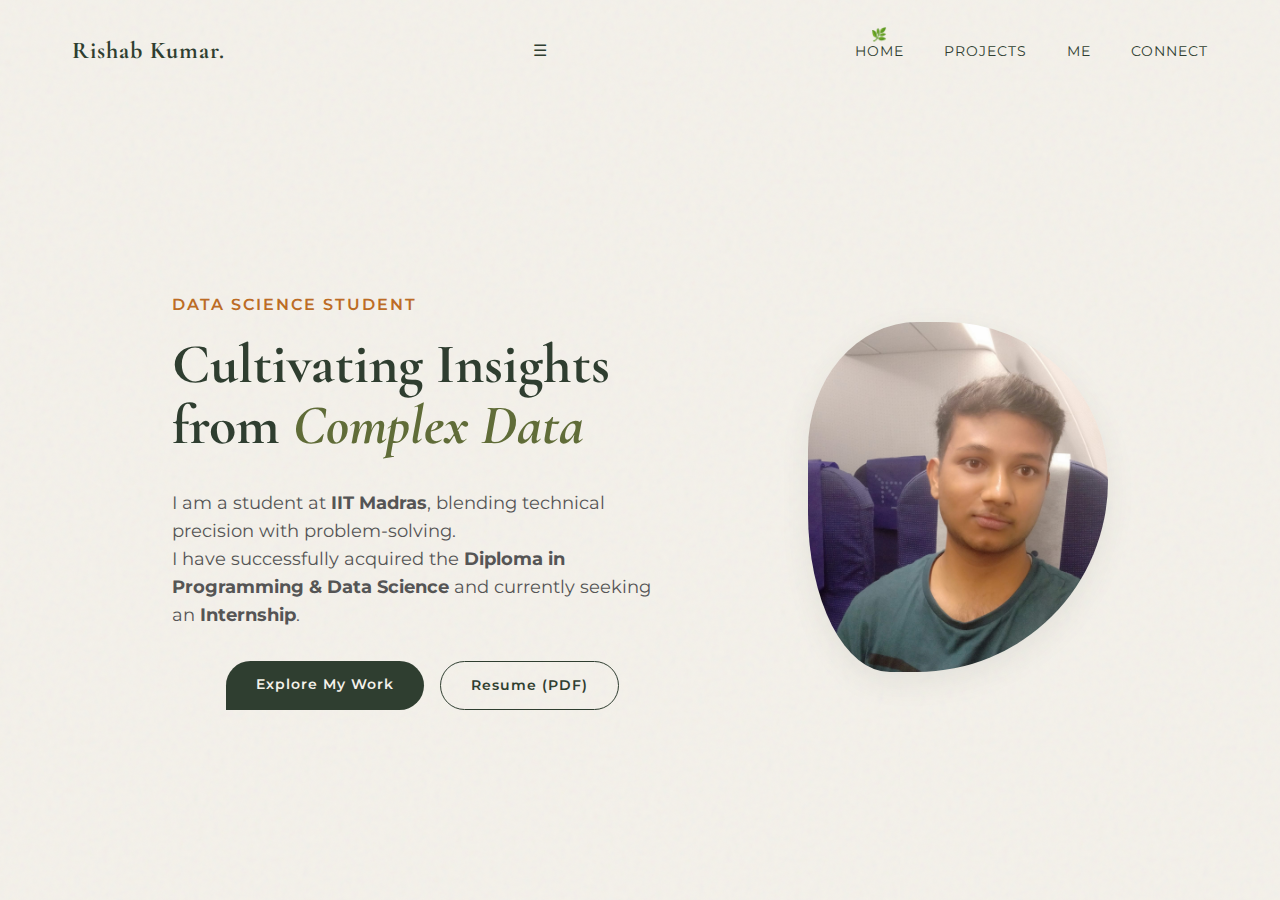
<file: index.html>
<!DOCTYPE html>
<html lang="en">
<head>
    <meta charset="UTF-8">
    <meta name="viewport" content="width=device-width, initial-scale=1.0">
    <title>Rishab Kumar | Data Science Student</title>
    <link rel="stylesheet" href="style.css">
</head>
<body>

    <nav>
        <div class="logo">Rishab Kumar.</div>
        <div class="hamburger" onclick="toggleMenu()">☰</div>
        <div class="nav-links">
            <a href="index.html" class="nav-link active">Home</a>
            <a href="projects.html" class="nav-link">Projects</a>
            <a href="about.html" class="nav-link">Me</a>
            <a href="contact.html" class="nav-link">Connect</a>
        </div>
    </nav>

    <div class="container hero-layout hidden" style="display: flex; align-items: center; justify-content: space-between; min-height: 70vh;">
        
        <div style="max-width: 500px;">
            <p style="color: var(--clay-accent); font-weight: 600; letter-spacing: 2px; text-transform: uppercase; margin-bottom: 1rem;">Data Science Student</p>
            <h1>Cultivating Insights <br>from <span class="highlight">Complex Data</span></h1>
            
            <p style="margin: 2rem 0; font-size: 1.1rem; color: #555;">
                I am a student at <strong>IIT Madras</strong>, blending technical precision with problem-solving.
                <br>
                I have successfully acquired the <strong>Diploma in Programming & Data Science</strong> and currently seeking an <strong>Internship</strong>.
            </p>

            <div style="display: flex; gap: 1rem; flex-wrap: wrap; justify-content: center;">
                <a href="projects.html" class="btn btn-primary">Explore My Work</a>
                <a href="Rishab resume.pdf" target="_blank" class="btn btn-outline">Resume (PDF)</a>
            </div>
        </div>

        <div style="position: relative;">
            <img src="profile.jpeg" alt="Rishab" class="organic-img" onerror="this.src='https://images.unsplash.com/photo-1500462918059-b1a0cb512f1d?auto=format&fit=crop&w=600&q=80'">
        </div>

    </div>

    <script>
        function toggleMenu() {
            const navLinks = document.querySelector('.nav-links');
            const hamburger = document.querySelector('.hamburger');
            navLinks.classList.toggle('active');
            hamburger.innerHTML = navLinks.classList.contains('active') ? '✕' : '☰';
        }

        const observer = new IntersectionObserver((entries) => {
            entries.forEach((entry) => {
                if (entry.isIntersecting) {
                    entry.target.classList.add('show');
                }
            });
        });

        const hiddenElements = document.querySelectorAll('.hidden');
        hiddenElements.forEach((el) => observer.observe(el));
    </script>

</body>

</html>
</file>
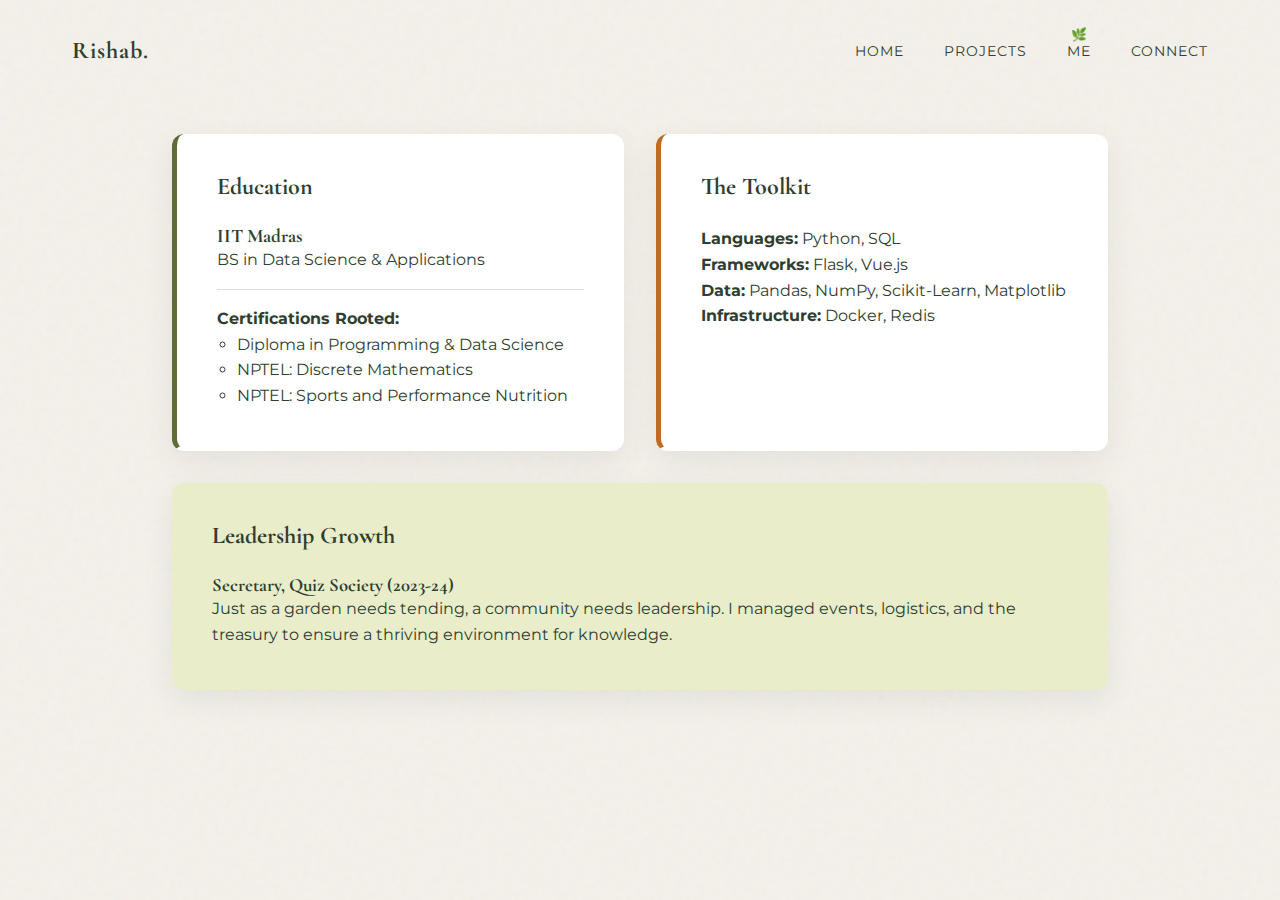
<file: about.html>
<!DOCTYPE html>
<html lang="en">
<head>
    <meta charset="UTF-8">
    <meta name="viewport" content="width=device-width, initial-scale=1.0">
    <title>About | Rishab</title>
    <link rel="stylesheet" href="style.css">
</head>
<body>

    <nav>
        <div class="logo"><a href="index.html">Rishab.</a></div>
        <div class="nav-links">
            <a href="index.html" class="nav-link">Home</a>
            <a href="projects.html" class="nav-link">Projects</a>
            <a href="about.html" class="nav-link active">Me</a>
            <a href="contact.html" class="nav-link">Connect</a>
        </div>
    </nav>

    <div class="container">
        
        <div class="grid">
            
            <div class="card" style="border-left: 5px solid var(--leaf-green);">
                <h2>Education</h2>
                <br>
                <h3 style="font-size: 1.2rem;">IIT Madras</h3>
                <p>BS in Data Science & Applications</p>
                
                <hr style="border: 0; border-top: 1px solid #ddd; margin: 1rem 0;">
                
                <p><strong>Certifications Rooted:</strong></p>
                <ul style="list-style-type: circle; padding-left: 20px;">
                    <li>Diploma in Programming & Data Science</li>
                    <li>NPTEL: Discrete Mathematics</li>
                    <li>NPTEL: Sports and Performance Nutrition</li>
                </ul>
            </div>

            <div class="card" style="border-left: 5px solid var(--clay-accent);">
                <h2>The Toolkit</h2>
                <br>
                <p><strong>Languages:</strong> Python, SQL</p>
                <p><strong>Frameworks:</strong> Flask, Vue.js</p>
                <p><strong>Data:</strong> Pandas, NumPy, Scikit-Learn, Matplotlib</p>
                <p><strong>Infrastructure:</strong> Docker, Redis</p>
            </div>

            <div class="card" style="grid-column: 1 / -1; background-color: #e9edc9;">
                <h2>Leadership Growth</h2>
                <br>
                <h3>Secretary, Quiz Society (2023-24)</h3>
                <p>Just as a garden needs tending, a community needs leadership. I managed events, logistics, and the treasury to ensure a thriving environment for knowledge.</p>
            </div>

        </div>
    </div>

</body>
</html>
</file>
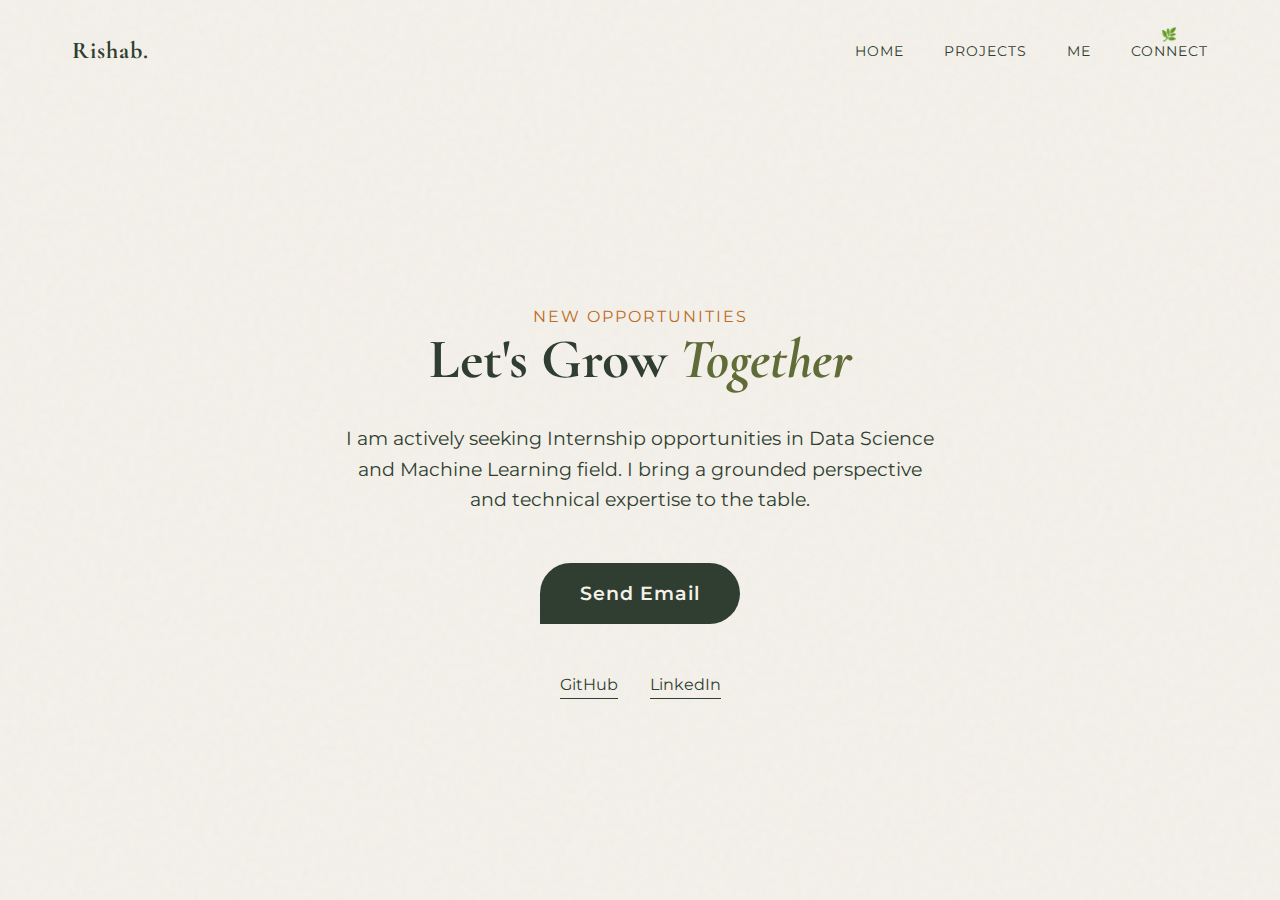
<file: contact.html>
<!DOCTYPE html>
<html lang="en">
<head>
    <meta charset="UTF-8">
    <meta name="viewport" content="width=device-width, initial-scale=1.0">
    <title>Contact | Rishab</title>
    <link rel="stylesheet" href="style.css">
</head>
<body>

    <nav>
        <div class="logo"><a href="index.html">Rishab.</a></div>
        <div class="nav-links">
            <a href="index.html" class="nav-link">Home</a>
            <a href="projects.html" class="nav-link">Projects</a>
            <a href="about.html" class="nav-link">Me</a>
            <a href="contact.html" class="nav-link active">Connect</a>
        </div>
    </nav>

    <div class="container" style="display: flex; align-items: center; justify-content: center; min-height: 60vh;">
        
        <div style="text-align: center; max-width: 600px;">
            <p style="text-transform: uppercase; letter-spacing: 2px; color: var(--clay-accent);">New Opportunities</p>
            <h1 style="margin-bottom: 2rem;">Let's Grow <span class="highlight">Together</span></h1>
            
            <p style="font-size: 1.2rem; margin-bottom: 3rem;">
                I am actively seeking Internship opportunities in Data Science and Machine Learning field. I bring a grounded perspective and technical expertise to the table.
            </p>
            
            <a href="mailto:kumarrishab205@gmail.com" class="btn btn-primary" style="font-size: 1.2rem; padding: 15px 40px;">Send Email</a>
            
            <div style="margin-top: 3rem; display: flex; gap: 2rem; justify-content: center;">
                <a href="https://github.com/RishabKrPandey" target="_blank" style="border-bottom: 1px solid var(--text-forest);">GitHub</a>
                <a href="https://linkedin.com/in/rishab-kumar-a242b0249" target="_blank" style="border-bottom: 1px solid var(--text-forest);">LinkedIn</a>
            </div>
        </div>

    </div>

</body>
</html>
</file>
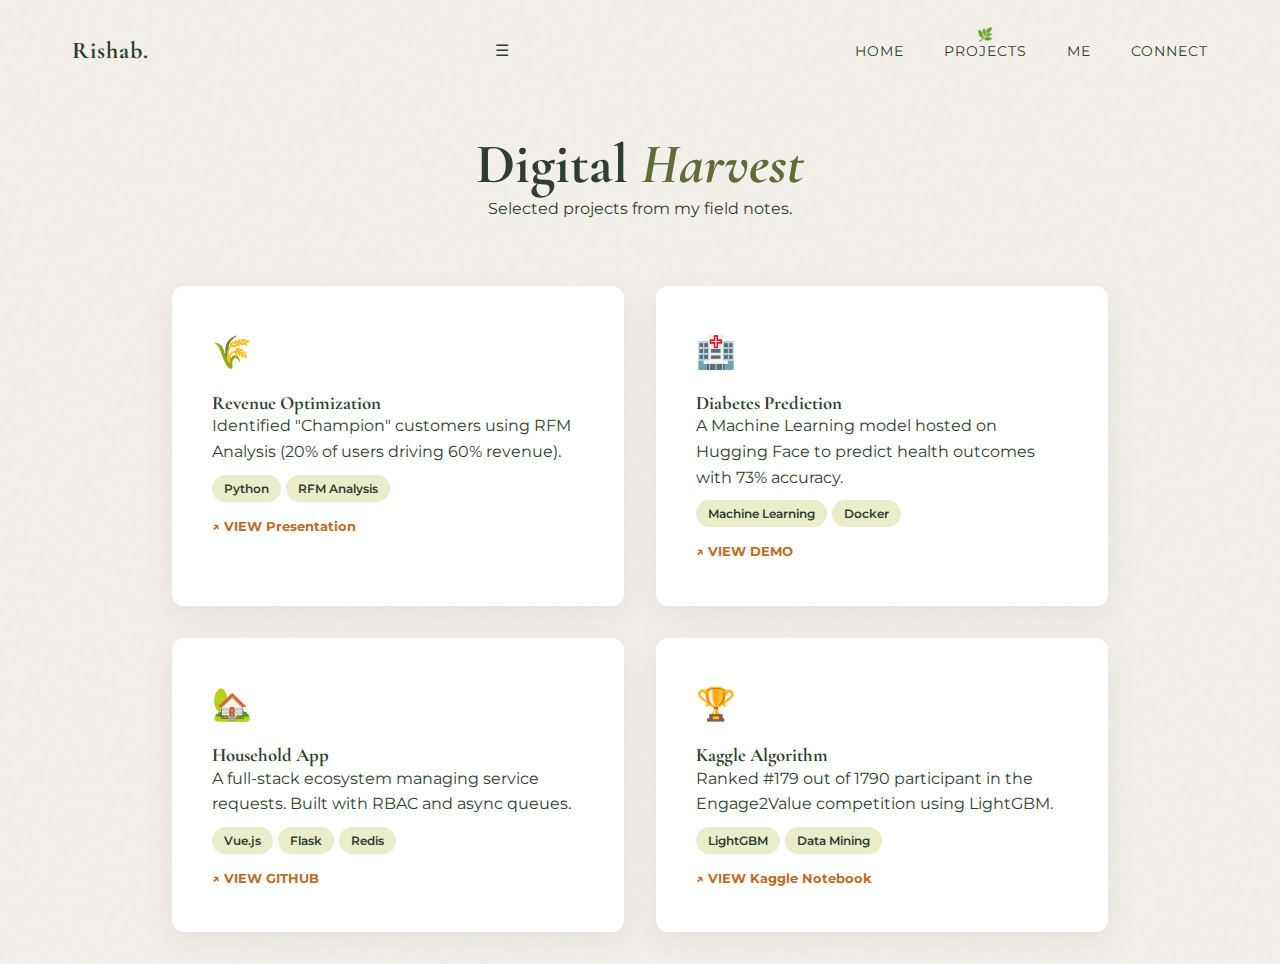
<file: projects.html>
<!DOCTYPE html>
<html lang="en">
<head>
    <meta charset="UTF-8">
    <meta name="viewport" content="width=device-width, initial-scale=1.0">
    <title>Projects | Rishab</title>
    <link rel="stylesheet" href="style.css">
</head>
<body>

    <nav>
        <div class="logo"><a href="index.html">Rishab.</a></div>
        <div class="hamburger" onclick="toggleMenu()">☰</div>
        <div class="nav-links">
            <a href="index.html" class="nav-link">Home</a>
            <a href="projects.html" class="nav-link active">Projects</a>
            <a href="about.html" class="nav-link">Me</a>
            <a href="contact.html" class="nav-link">Connect</a>
        </div>
    </nav>

    <div class="container">
        <div class="hidden" style="text-align: center; margin-bottom: 4rem;">
            <h1>Digital <span class="highlight">Harvest</span></h1>
            <p>Selected projects from my field notes.</p>
        </div>

        <div class="grid">
            
            <a href="https://www.canva.com/design/DAGtaLOyh6A/Syzoodn4A7LplR0zJM5JcQ/edit?utm_content=DAGtaLOyh6A&utm_campaign=designshare&utm_medium=link2&utm_source=sharebutton" target="_blank" class="card hidden" style="display: block; text-decoration: none; color: inherit;">
                <span style="font-size: 2rem;">🌾</span>
                <h3 style="margin-top: 1rem;">Revenue Optimization</h3>
                <p>Identified "Champion" customers using RFM Analysis (20% of users driving 60% revenue).</p>
                <div class="tags"><span class="tag">Python</span><span class="tag">RFM Analysis</span></div>
                <div style="margin-top: 15px; font-size: 0.8rem; color: var(--clay-accent); font-weight: bold;">↗ VIEW Presentation</div>
            </a>

            <a href="https://huggingface.co/spaces/Rishabkr/Diabetes_Prediction" target="_blank" class="card hidden" style="display: block; text-decoration: none; color: inherit;">
                <span style="font-size: 2rem;">🏥</span>
                <h3 style="margin-top: 1rem;">Diabetes Prediction</h3>
                <p>A Machine Learning model hosted on Hugging Face to predict health outcomes with 73% accuracy.</p>
                <div class="tags"><span class="tag">Machine Learning</span><span class="tag">Docker</span></div>
                <div style="margin-top: 15px; font-size: 0.8rem; color: var(--clay-accent); font-weight: bold;">↗ VIEW DEMO</div>
            </a>

            <a href="https://github.com/RishabKrPandey/Household-Services-App" target="_blank" class="card hidden" style="display: block; text-decoration: none; color: inherit;">
                <span style="font-size: 2rem;">🏡</span>
                <h3 style="margin-top: 1rem;">Household App</h3>
                <p>A full-stack ecosystem managing service requests. Built with RBAC and async queues.</p>
                <div class="tags"><span class="tag">Vue.js</span><span class="tag">Flask</span><span class="tag">Redis</span></div>
                <div style="margin-top: 15px; font-size: 0.8rem; color: var(--clay-accent); font-weight: bold;">↗ VIEW GITHUB</div>
            </a>

            <a href="https://www.kaggle.com/code/rishabkumar27/21f2000820-notebook-t22025" target="_blank" class="card hidden" style="display: block; text-decoration: none; color: inherit;">
                <span style="font-size: 2rem;">🏆</span>
                <h3 style="margin-top: 1rem;">Kaggle Algorithm</h3>
                <p>Ranked #179 out of 1790 participant in the Engage2Value competition using LightGBM.</p>
                <div class="tags"><span class="tag">LightGBM</span><span class="tag">Data Mining</span></div>
                <div style="margin-top: 15px; font-size: 0.8rem; color: var(--clay-accent); font-weight: bold;">↗ VIEW Kaggle Notebook</div>
            </a>

        </div>
    </div>

    <script>
        function toggleMenu() {
            const navLinks = document.querySelector('.nav-links');
            const hamburger = document.querySelector('.hamburger');
            navLinks.classList.toggle('active');
            hamburger.innerHTML = navLinks.classList.contains('active') ? '✕' : '☰';
        }

        const observer = new IntersectionObserver((entries) => {
            entries.forEach((entry) => {
                if (entry.isIntersecting) {
                    entry.target.classList.add('show');
                }
            });
        });

        const hiddenElements = document.querySelectorAll('.hidden');
        hiddenElements.forEach((el) => observer.observe(el));
    </script>

</body>

</html>
</file>
<file: style.css>
@import url('https://fonts.googleapis.com/css2?family=Cormorant+Garamond:ital,wght@0,400;0,700;1,400&family=Montserrat:wght@300;400;600&display=swap');

:root {
    --bg-earth: #f4f1ea;     /* Warm Paper/Sand */
    --text-forest: #2f3e30;  /* Dark Green text */
    --leaf-green: #606c38;   /* Sage/Olive */
    --clay-accent: #bc6c25;  /* Terracotta */
    --card-white: #ffffff;
    --soft-shadow: 0 10px 30px rgba(47, 62, 48, 0.08);
}

* { box-sizing: border-box; margin: 0; padding: 0; }

body {
    background-color: var(--bg-earth);
    color: var(--text-forest);
    font-family: 'Montserrat', sans-serif; /* Clean body text */
    line-height: 1.6;
    overflow-x: hidden;
    min-height: 100vh;
    display: flex; flex-direction: column;
    
    /* Subtle Grain Texture Overlay */
    background-image: url("data:image/svg+xml,%3Csvg viewBox='0 0 200 200' xmlns='http://www.w3.org/2000/svg'%3E%3Cfilter id='noiseFilter'%3E%3CfeTurbulence type='fractalNoise' baseFrequency='0.65' numOctaves='3' stitchTiles='stitch'/%3E%3C/filter%3E%3Crect width='100%25' height='100%25' filter='url(%23noiseFilter)' opacity='0.05'/%3E%3C/svg%3E");
}

/* --- TYPOGRAPHY --- */
h1, h2, h3 {
    font-family: 'Cormorant Garamond', serif; /* Elegant headings */
    font-weight: 700;
    line-height: 1.1;
}

h1 { font-size: 3.5rem; color: var(--text-forest); }
.highlight { color: var(--leaf-green); font-style: italic; }

a { text-decoration: none; color: inherit; transition: 0.3s; }

/* --- NAVIGATION --- */
nav {
    padding: 2rem;
    display: flex; justify-content: space-between; align-items: center;
    max-width: 1200px; margin: 0 auto; width: 100%;
}

.logo {
    font-family: 'Cormorant Garamond', serif;
    font-size: 1.5rem;
    font-weight: bold;
    letter-spacing: 1px;
}

.nav-links { display: flex; gap: 2.5rem; }

.nav-link {
    font-size: 0.9rem;
    letter-spacing: 1px;
    text-transform: uppercase;
    color: var(--text-forest);
    position: relative;
}

.nav-link::after {
    content: '🌿'; /* Leaf emoji as indicator */
    position: absolute; top: -15px; left: 50%; transform: translateX(-50%) scale(0);
    transition: 0.3s; font-size: 0.8rem;
}
.nav-link:hover::after, .nav-link.active::after { transform: translateX(-50%) scale(1); }

/* --- LAYOUT --- */
.container {
    max-width: 1000px;
    margin: 0 auto;
    padding: 2rem;
    width: 100%;
    flex-grow: 1;
}

/* --- BUTTONS (Organic Shapes) --- */
.btn {
    display: inline-block;
    padding: 12px 30px;
    border-radius: 50px 50px 50px 0; /* Leaf/Petal Shape */
    font-weight: 600;
    font-size: 0.9rem;
    letter-spacing: 1px;
    transition: 0.3s;
    cursor: pointer;
}

.btn-primary {
    background-color: var(--text-forest);
    color: var(--bg-earth);
}
.btn-primary:hover {
    background-color: var(--leaf-green);
    border-radius: 50px 50px 0 50px; /* Shape shift on hover */
    transform: translateY(-2px);
}

.btn-outline {
    border: 1px solid var(--text-forest);
    color: var(--text-forest);
    border-radius: 50px;
}
.btn-outline:hover {
    background: var(--text-forest);
    color: var(--bg-earth);
}

/* --- CARDS (Soft & Natural) --- */
.grid { display: grid; grid-template-columns: repeat(auto-fit, minmax(300px, 1fr)); gap: 2rem; }

.card {
    background: var(--card-white);
    padding: 2.5rem;
    border-radius: 12px;
    box-shadow: var(--soft-shadow);
    transition: 0.4s ease;
    border-bottom: 3px solid transparent;
}

.card:hover {
    transform: translateY(-5px);
    border-bottom-color: var(--leaf-green);
}

.tag {
    display: inline-block;
    background: #e9edc9; /* Light Green */
    color: var(--text-forest);
    padding: 4px 12px;
    border-radius: 20px;
    font-size: 0.75rem;
    font-weight: 600;
    margin-right: 5px; margin-top: 10px;
}

/* --- IMAGE FRAME --- */
.organic-img {
    width: 300px; height: 350px;
    object-fit: cover;
    border-radius: 40% 60% 70% 30% / 40% 50% 60% 50%; /* Blob shape */
    box-shadow: var(--soft-shadow);
    transition: 0.5s;
}
.organic-img:hover {
    border-radius: 50%; 
}

/* --- MOBILE --- */
@media (max-width: 768px) {
    .nav-links { display: none; } /* Simplified for code brevity */
    h1 { font-size: 2.5rem; }
    .hero-layout { flex-direction: column-reverse; text-align: center; }
}
</file>
